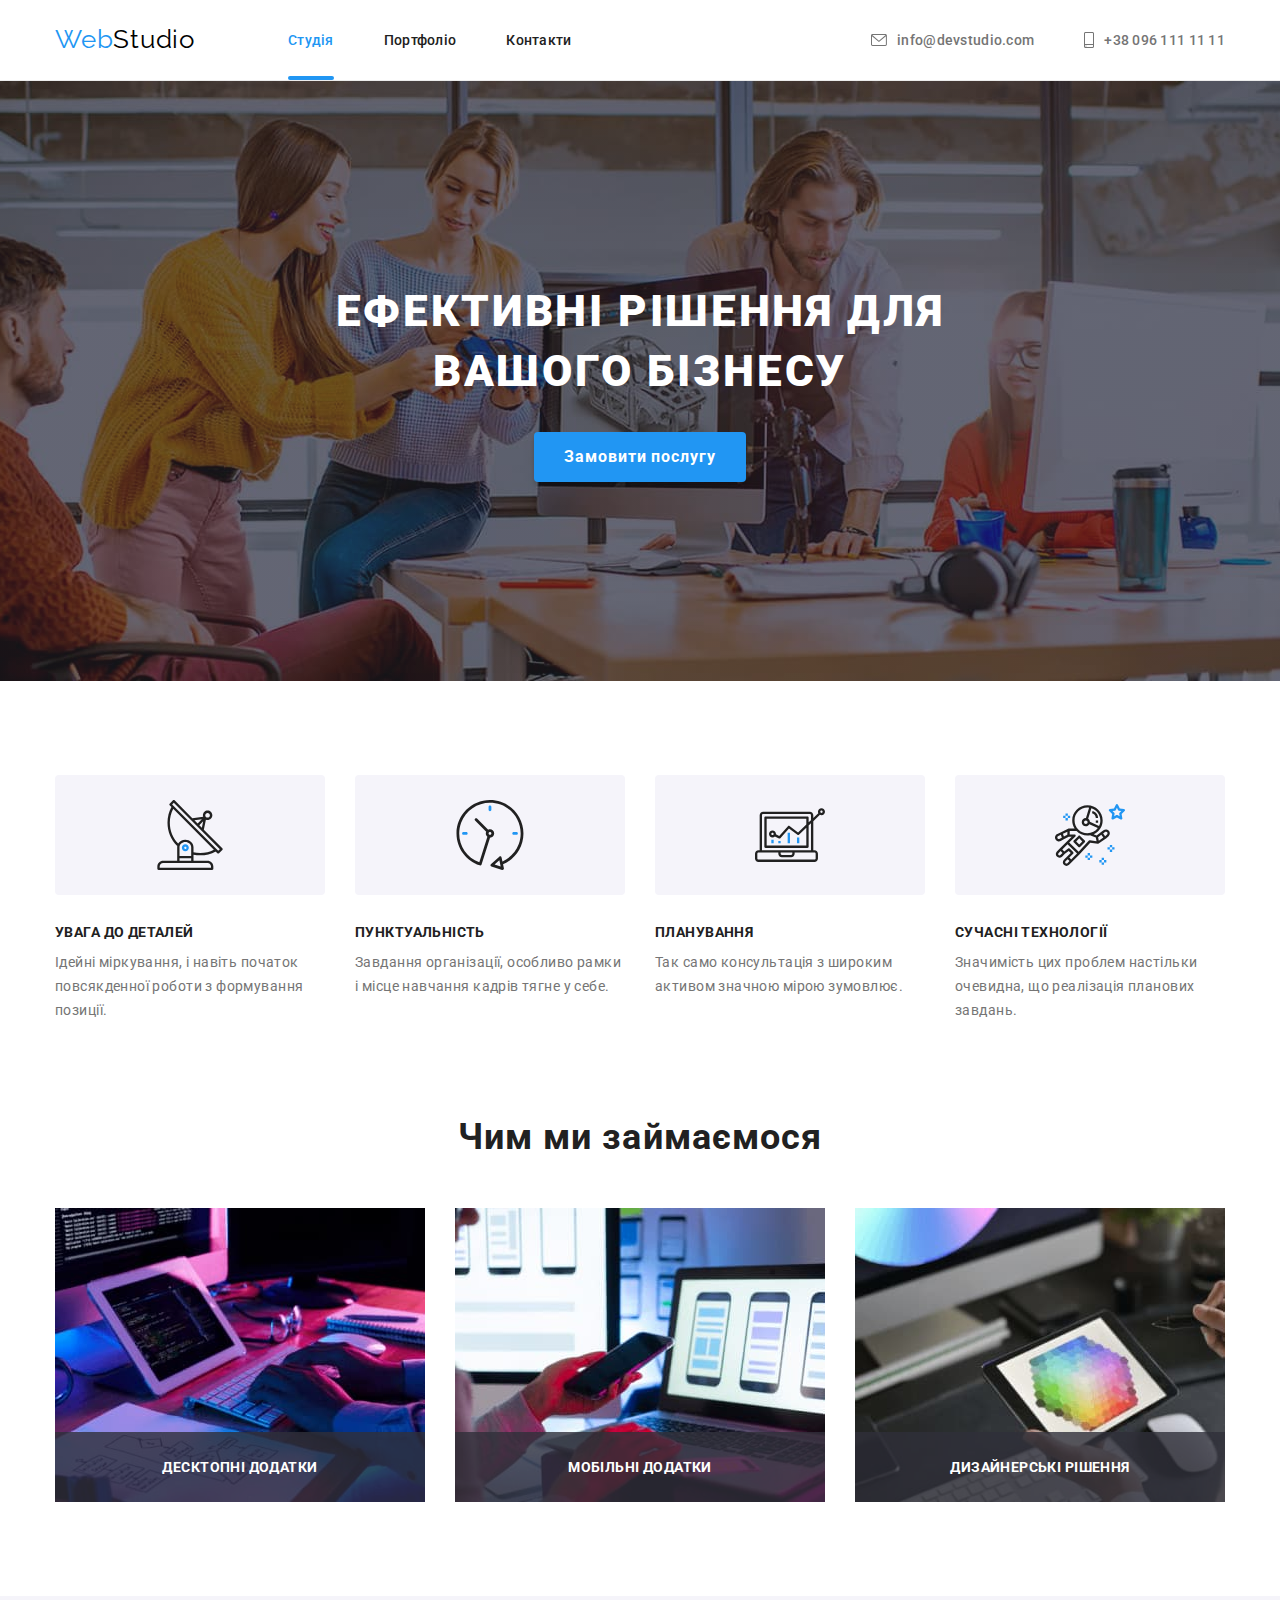
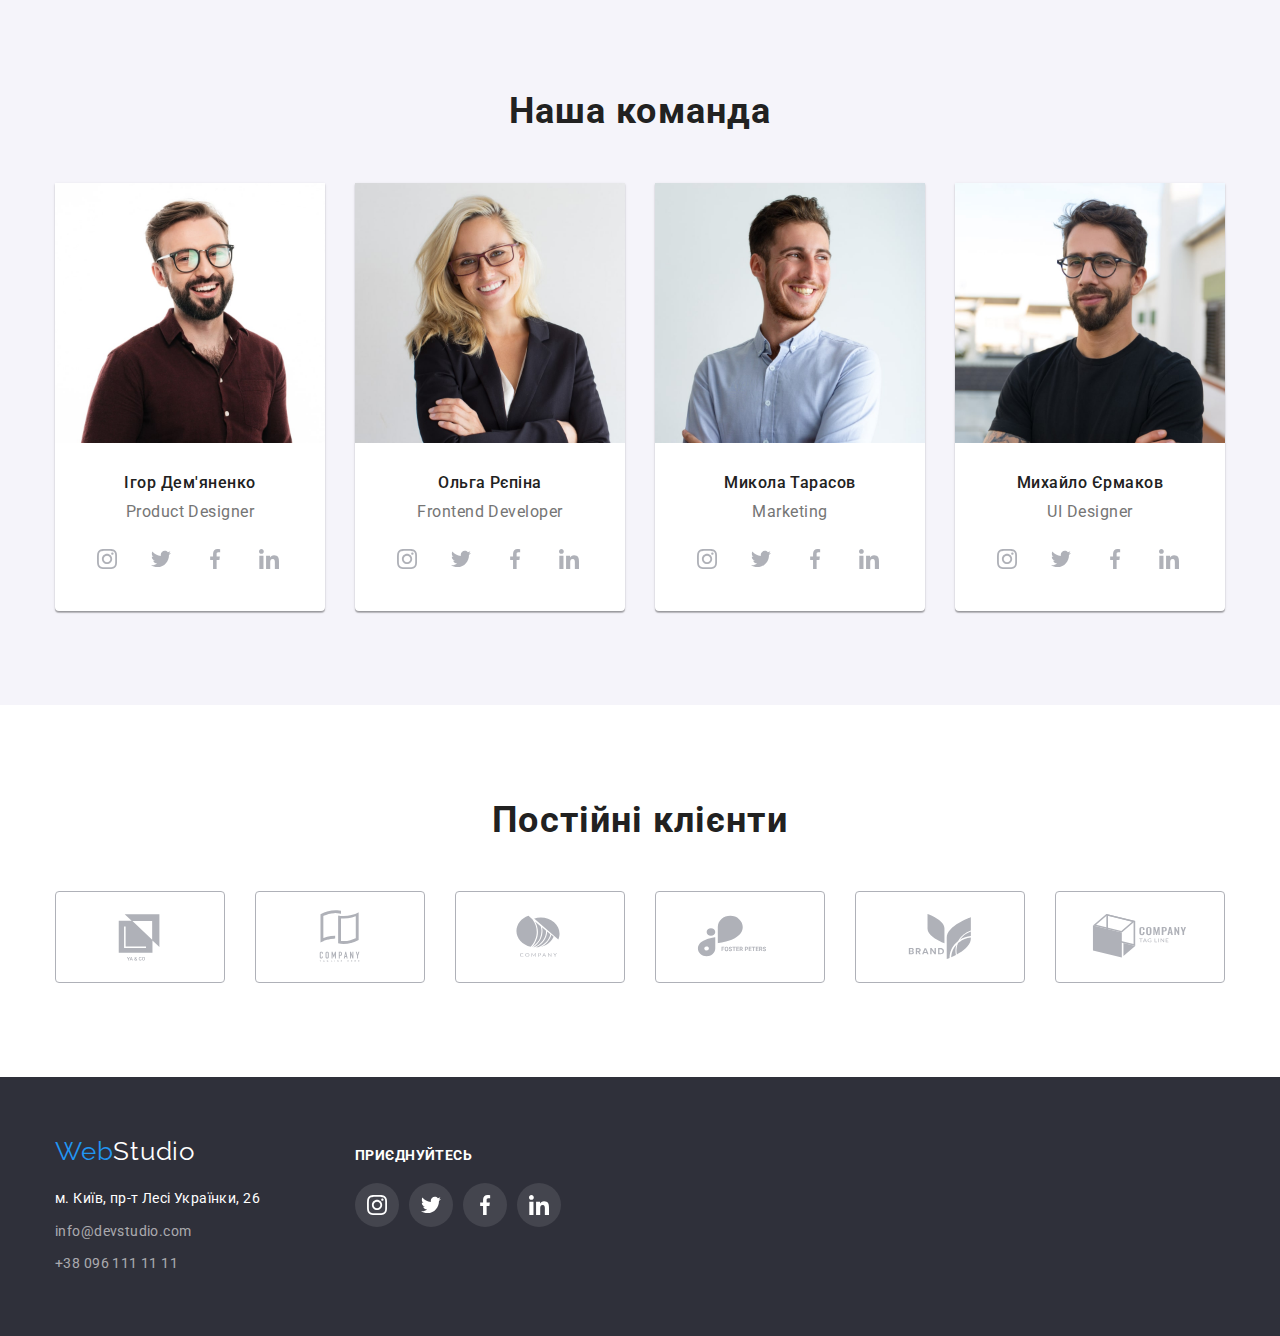
<file: index.html>
<!DOCTYPE html>
<html lang="uk">

<head>
    <meta charset="UTF-8">
    <meta name="viewport" content="width=device-width, initial-scale=1.0">
    <title>WebStudio</title>
    <link rel="stylesheet"
        href="https://cdnjs.cloudflare.com/ajax/libs/modern-normalize/2.0.0/modern-normalize.min.css">
    <link rel="stylesheet" href="./styles.css">
    <link
        href="https://fonts.googleapis.com/css2?family=Raleway:wght@700&family=Roboto:wght@400;500;700;900&display=swap"
        rel="stylesheet">
</head>

<body>

    <header class="border-box">

        <div class="container box-nav">
            <nav class="nav-menu">
                <a href="./index.html" class="logo"><span class="logo-item">Web</span>Studio</a>

                <ul class="list nopadding margine">
                    <li class="list-item"><a href="./index.html" class="link active link-item">Студія</a></li>
                    <li class="list-item"><a href="./portfolio.html" class="link link-item">Портфоліо</a></li>
                    <li class="list-item"><a href="" class="link link-item">Контакти</a></li>
                </ul>
            </nav>

            <ul class="list nav-menu nopadding">
                <li class="list-item">
                    <a href="mailto:info@devstudio.com" class="link address-link">
                        <svg class="mail">
                            <use href="./images/icons.svg#icon-envelope-hover"> </use>
                        </svg> info@devstudio.com</a>
                </li>
                <li class="list-item"><a href="tel:+380961111111" class="link address-link">
                        <svg class="phone">
                            <use href="./images/icons.svg#icon-smartphone"> </use>
                        </svg>+38 096 111 11 11</a>
                </li>
            </ul>
        </div>

    </header>


    <main>

        <section class="order">
            <div class="container">
                <h1 class="order-title">Ефективні рішення для вашого бізнесу</h1>
                <button class="order-button" data-modal-open>Замовити послугу</button>
            </div>
            <div class="overlay is-hidden" data-modal>
                <div class="modal"><button class="closebtn" data-modal-close>

                        <svg class="close">
                            <use href="./images/close-black.svg#close-black"> </use>
                        </svg>
                    </button></div>


            </div>
        </section>



        <section class="section">
            <div class="container">
                <ul class="future-list list nopadding">
                    <li class="future-item">
                        <div class="box-icons"><svg class="antenna">
                                <use href="./images/icons.svg#icon-antenna-1"> </use>
                            </svg></div>
                        <h3 class="future-title">Увага до деталей</h3>
                        <p class="future-text">Ідейні міркування, і навіть початок повсякденної роботи з формування
                            позиції.
                        </p>
                    </li>
                    <li class="future-item">
                        <div class="box-icons"><svg class="clock">
                                <use href="./images/icons.svg#icon-clock-1"> </use>
                            </svg></div>
                        <h3 class="future-title">Пунктуальність</h3>
                        <p class="future-text">Завдання організації, особливо рамки і місце навчання кадрів тягне у
                            себе.
                        </p>
                    </li>
                    <li class="future-item">
                        <div class="box-icons"><svg class="diagram">
                                <use href="./images/icons.svg#icon-diagram-1"> </use>
                            </svg></div>
                        <h3 class="future-title">Планування</h3>
                        <p class="future-text">Так само консультація з широким активом значною мірою зумовлює.</p>
                    </li>
                    <li class="future-item">
                        <div class="box-icons"><svg class="astronaut">
                                <use href="./images/icons.svg#icon-astronaut-1"> </use>
                            </svg></div>
                        <h3 class="future-title">Сучасні технології</h3>
                        <p class="future-text">Значимість цих проблем настільки очевидна, що реалізація планових
                            завдань.
                        </p>
                    </li>
                </ul>
            </div>
        </section>
        <section class=" box-future">
            <div class="container">
                <h2 class="work-title">Чим ми займаємося</h2>
                <ul class="work-list list nopadding">
                    <li class="work-item"><img src="./images/img1.jpg" alt="Написання структури" width="370">
                        <h3 class="work-text">Десктопні додатки</h3>
                    </li>
                    <li class="work-item"><img src="./images/img2.jpg" alt="Розробка макета" width="370">
                        <h3 class="work-text">Мобільні додатки</h3>
                    </li>
                    <li class="work-item"><img src="./images/img3.jpg" alt="Підбір кольорової гами" width="370">
                        <h3 class="work-text">Дизайнерські рішення</h3>
                    </li>
                </ul>
            </div>
        </section>

        <section class="section-team section">
            <div class="container">
                <h2 class="team-title">Наша команда</h2>
                <ul class="list nopadding">
                    <li class="team-list"> <img src="./images/Igor.jpg" alt="Ігор Дем'яненко" width="270">
                        <div class="text-box">
                            <h3 class="team-item">Ігор Дем'яненко</h3>
                            <p lang="en" class="team-text">Product Designer</p>
                            <ul class="list nopadding social-list">
                                <li class="social-item"><a class="social-icons" href="">
                                        <svg class="social-logo">
                                            <use href="./images/icons.svg#icon-instagram-2"> </use>
                                        </svg>
                                    </a></li>
                                <li class="social-item"><a class="social-icons" href="">
                                        <svg class="social-logo">
                                            <use href="./images/icons.svg#icon-twitter-1"> </use>
                                        </svg>
                                    </a></li>
                                <li class="social-item"><a class="social-icons" href=""><svg class="social-logo">
                                            <use href="./images/icons.svg#icon-facebook-1"> </use>
                                        </svg></a></li>
                                <li class="social-item"><a class="social-icons" href=""><svg class="social-logo">
                                            <use href="./images/icons.svg#icon-linkedin-1"> </use>
                                        </svg></a></li>
                            </ul>

                        </div>
                    </li>
                    <li class="team-list"><img src="./images/Olga.jpg" alt="Ольга Рєпіна" width="270">
                        <div class="text-box">
                            <h3 class="team-item">Ольга Рєпіна</h3>
                            <p lang="en" class="team-text">Frontend Developer</p>
                            <ul class="list nopadding social-list">
                                <li class="social-item"><a class="social-icons" href="">
                                        <svg class="social-logo">
                                            <use href="./images/icons.svg#icon-instagram-2"> </use>
                                        </svg>
                                    </a></li>
                                <li class="social-item"><a class="social-icons" href="">
                                        <svg class="social-logo">
                                            <use href="./images/icons.svg#icon-twitter-1"> </use>
                                        </svg>
                                    </a></li>
                                <li class="social-item"><a class="social-icons" href=""><svg class="social-logo">
                                            <use href="./images/icons.svg#icon-facebook-1"> </use>
                                        </svg></a></li>
                                <li class="social-item"><a class="social-icons" href=""><svg class="social-logo">
                                            <use href="./images/icons.svg#icon-linkedin-1"> </use>
                                        </svg></a></li>
                            </ul>

                        </div>
                    </li>
                    <li class="team-list"><img src="./images/Mykola.jpg" alt="Микола Тарасов" width="270">
                        <div class="text-box">
                            <h3 class="team-item">Микола Тарасов</h3>
                            <p lang="en" class="team-text">Marketing</p>
                            <ul class="list nopadding social-list">
                                <li class="social-item"><a class="social-icons" href="">
                                        <svg class="social-logo">
                                            <use href="./images/icons.svg#icon-instagram-2"> </use>
                                        </svg>
                                    </a></li>
                                <li class="social-item"><a class="social-icons" href="">
                                        <svg class="social-logo">
                                            <use href="./images/icons.svg#icon-twitter-1"> </use>
                                        </svg>
                                    </a></li>
                                <li class="social-item"><a class="social-icons" href=""><svg class="social-logo">
                                            <use href="./images/icons.svg#icon-facebook-1"> </use>
                                        </svg></a></li>
                                <li class="social-item"><a class="social-icons" href=""><svg class="social-logo">
                                            <use href="./images/icons.svg#icon-linkedin-1"> </use>
                                        </svg></a></li>
                            </ul>

                        </div>

                    </li>
                    <li class="team-list"><img src="./images/Mykhailo.jpg" alt="Михайло Єрмаков" width="270">
                        <div class="text-box">
                            <h3 class="team-item">Михайло Єрмаков</h3>
                            <p lang="en" class="team-text">UI Designer</p>
                            <ul class="list nopadding social-list">
                                <li class="social-item"><a class="social-icons" href="">
                                        <svg class="social-logo">
                                            <use href="./images/icons.svg#icon-instagram-2"> </use>
                                        </svg>
                                    </a></li>
                                <li class="social-item"><a class="social-icons" href="">
                                        <svg class="social-logo">
                                            <use href="./images/icons.svg#icon-twitter-1"> </use>
                                        </svg>
                                    </a></li>
                                <li class="social-item"><a class="social-icons" href=""><svg class="social-logo">
                                            <use href="./images/icons.svg#icon-facebook-1"> </use>
                                        </svg></a></li>
                                <li class="social-item"><a class="social-icons" href=""><svg class="social-logo">
                                            <use href="./images/icons.svg#icon-linkedin-1"> </use>
                                        </svg></a></li>
                            </ul>
                        </div>
                    </li>
                </ul>
            </div>

        </section>
        <section class="section">
            <div class="container">
                <h2 class="clients-title">Постійні клієнти</h2>
                <ul class="list nopadding">
                    <li class="clients-list"><a class="clients-icon" href=""><svg class="client-logo">
                                <use href="./images/icons.svg#icon-Logo1"> </use>
                            </svg></a></li>
                    <li class="clients-list"><a class="clients-icon" href=""><svg class="client-logo">
                                <use href="./images/icons.svg#icon-Logo2"> </use>
                            </svg></a></li>
                    <li class="clients-list"><a class="clients-icon" href=""><svg class="client-logo">
                                <use href="./images/icons.svg#icon-Logo3"> </use>
                            </svg></a></li>
                    <li class="clients-list"><a class="clients-icon" href=""><svg class="client-logo">
                                <use href="./images/icons.svg#icon-Logo4"> </use>
                            </svg></a></li>
                    <li class="clients-list"><a class="clients-icon" href=""><svg class="client-logo">
                                <use href="./images/icons.svg#icon-Logo5"> </use>
                            </svg></a></li>
                    <li class="clients-list"><a class="clients-icon" href=""><svg class="client-logo">
                                <use href="./images/icons.svg#icon-Logo6"> </use>
                            </svg></a></li>
                </ul>
            </div>
        </section>
    </main>
    <footer class="footer">
        <div class="container footer-box">
            <div class="address-footer nopadding"><a href="./index.html" class="logo-footer nopadding"><span
                        class="logo-item">Web</span>Studio</a>

                <address class="nopadding">
                    <p class="address-text">м. Київ, пр-т Лесі Українки, 26</p>
                    <ul class="footer-list nopadding">
                        <li class="footer-item"><a href="mailto:info@devstudio.com"
                                class="link address-item">info@devstudio.com</a></li>
                        <li class="footer-item"><a href="tel:+380961111111" class="link address-item">+38 096 111 11
                                11</a>
                        </li>
                    </ul>
                </address>
            </div>
            <div class="socialmedia-footer nopadding">
                <h3 class="socialmedia-title">Приєднуйтесь</h3>
                <ul class="list nopadding">
                    <li class="social-item"> <a class="footer-social" href="">
                            <svg class="footer-icon">
                                <use href="./images/icons.svg#icon-instagram-2"> </use>
                            </svg>
                        </a>
                    </li>
                    <li class="social-item"><a class="footer-social" href="">
                            <svg class="footer-icon">
                                <use href="./images/icons.svg#icon-twitter-1"> </use>
                            </svg>
                        </a></li>
                    <li class="social-item"><a class="footer-social" href=""><svg class="footer-icon">
                                <use href="./images/icons.svg#icon-facebook-1"> </use>
                            </svg></a></li>
                    <li class="social-item"><a class="footer-social" href=""><svg class="footer-icon">
                                <use href="./images/icons.svg#icon-linkedin-1"> </use>
                            </svg></a></li>
                </ul>
            </div>
        </div>

    </footer>
    <script src="./js/modal.js"> </script>
</body>

</html>
</file>
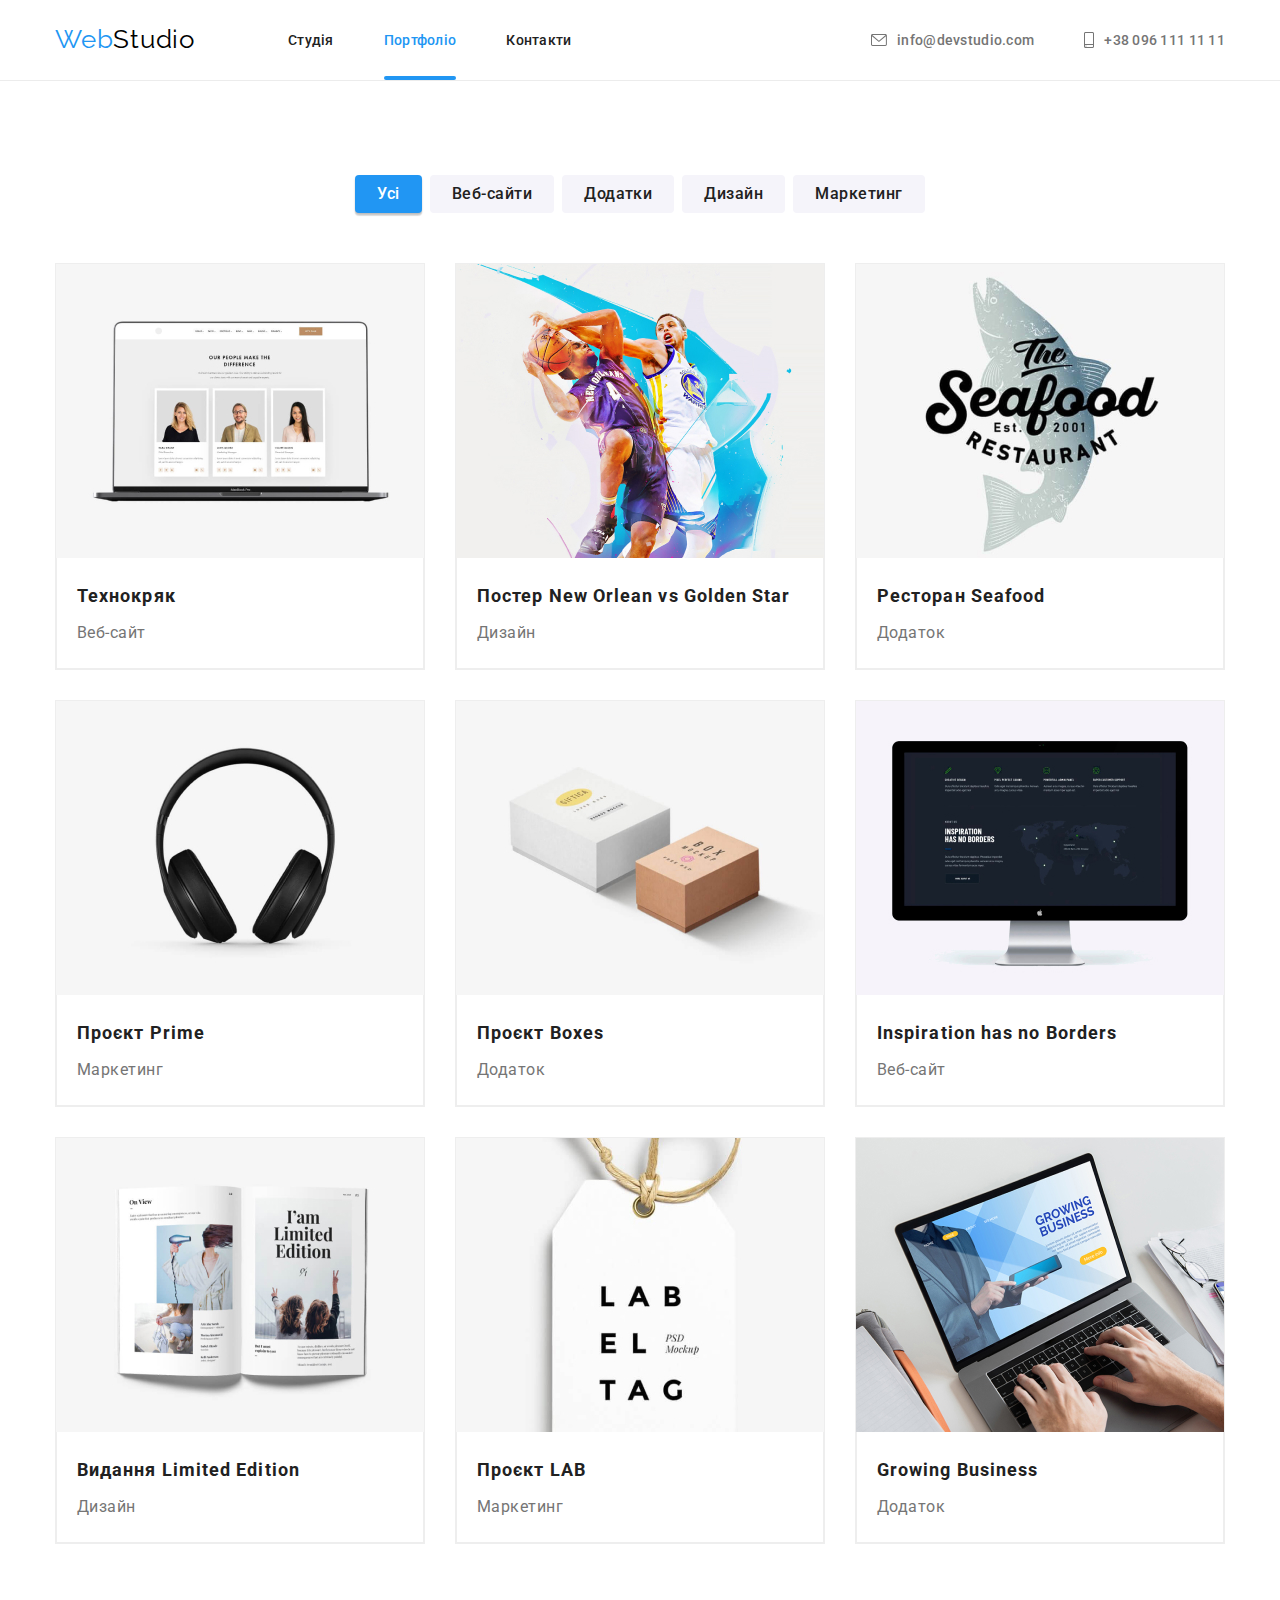
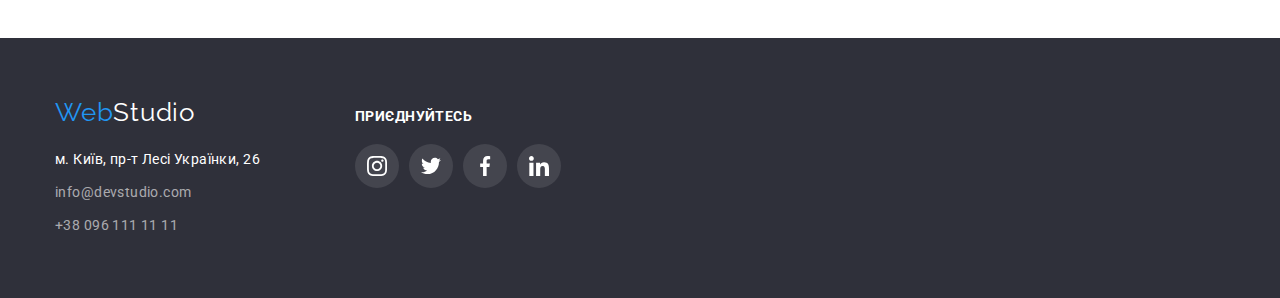
<file: portfolio.html>
<!DOCTYPE html>
<html lang="uk">

<head>
    <meta charset="UTF-8">
    <meta name="viewport" content="width=device-width, initial-scale=1.0">
    <title>Portfolio</title>
    <link rel="stylesheet"
        href="https://cdnjs.cloudflare.com/ajax/libs/modern-normalize/2.0.0/modern-normalize.min.css">
    <link rel="stylesheet" href="./styles.css">
    <link
        href="https://fonts.googleapis.com/css2?family=Raleway:wght@700&family=Roboto:wght@400;500;700;900&display=swap"
        rel="stylesheet">
</head>

<body>
    <header class="border-box">
        <div class="container box-nav">
            <nav class="nav-menu">
                <a href="./index.html" class="logo"><span class="logo-item">Web</span>Studio</a>

                <ul class="list nopadding margine">
                    <li class="list-item"><a href="./index.html" class="link link-item">Студія</a></li>
                    <li class="list-item"><a href="./portfolio.html" class="link active link-item">Портфоліо</a></li>
                    <li class="list-item"><a href="" class="link link-item">Контакти</a></li>
                </ul>
            </nav>

            <ul class="list nav-menu nopadding">
                <li class="list-item">
                    <a href="mailto:info@devstudio.com" class="link address-link">
                        <svg class="mail">
                            <use href="./images/icons.svg#icon-envelope-hover"> </use>
                        </svg> info@devstudio.com</a>
                </li>
                <li class="list-item"><a href="tel:+380961111111" class="link address-link">
                        <svg class="phone">
                            <use href="./images/icons.svg#icon-smartphone"> </use>
                        </svg>+38 096 111 11 11</a>
                </li>
            </ul>
        </div>
    </header>
    <main>
        <section class="section">
            <div class="container">
                <ul class="list button-list">
                    <li class="button-item"> <button class="button-main current">Усі</button></li>
                    <li class="button-item"> <button class="button-main">Веб-сайти</button></li>
                    <li class="button-item"> <button class="button-main">Додатки</button></li>
                    <li class="button-item"> <button class="button-main">Дизайн</button></li>
                    <li class="button-item"> <button class="button-main">Маркетинг</button></li>
                </ul>
                <ul class="list nopadding card-set">
                    <li class="card-portfolio"> <a href="" class="card-link">
                            <div class="desc-text"><img src="./images/img01.jpg" alt="Веб-сайт Технокряк" width="370">
                                <p class="text">Ресурс пропонує комплексні пропозиції з різним рівнем функціоналу та
                                    сервісів. Все це
                                    дозволить відвідувачу отримати
                                    вичерпні відомості про компанію чи приватну особу.</p>
                            </div>
                            <div class="card-content">
                                <h3 class="card-title">Технокряк</h3>
                                <p class="card-sub">Веб-сайт</p>
                            </div>

                        </a>

                    </li>
                    <li class="card-portfolio"> <a href="" class="card-link">
                            <div class="desc-text"><img src="./images/img02.jpg" alt="Дизайн постера" width="370">

                                <p class="text">Ресурс пропонує комплексні пропозиції з різним рівнем функціоналу та
                                    сервісів. Все це
                                    дозволить відвідувачу отримати
                                    вичерпні відомості про компанію чи приватну особу.</p>
                            </div>


                            <div class="card-content">
                                <h3 class="card-title">Постер New Orlean vs Golden Star</h3>
                                <p class="card-sub">Дизайн</p>
                            </div>


                        </a>

                    </li>
                    <li class="card-portfolio"> <a href="" class="card-link">
                            <div class="desc-text"><img src="./images/img03.jpg" alt="Додаток ресторану" width="370">
                                <p class="text">Ресурс пропонує комплексні пропозиції з різним рівнем функціоналу та
                                    сервісів. Все це
                                    дозволить відвідувачу отримати
                                    вичерпні відомості про компанію чи приватну особу.</p>
                            </div>
                            <div class="card-content">
                                <h3 class="card-title">Ресторан Seafood</h3>
                                <p class="card-sub">Додаток</p>
                            </div>

                        </a>

                    </li>
                    <li class="card-portfolio"><a href="" class="card-link">
                            <div class="desc-text"><img src="./images/img04.jpg" alt="Маркетинг проєкту" width="370">
                                <p class="text">Ресурс пропонує комплексні пропозиції з різним рівнем функціоналу та
                                    сервісів. Все це
                                    дозволить відвідувачу отримати
                                    вичерпні відомості про компанію чи приватну особу.</p>
                            </div>
                            <div class="card-content">
                                <h3 class="card-title">Проєкт Prime</h3>
                                <p class="card-sub">Маркетинг</p>
                            </div>

                        </a>

                    </li>
                    <li class="card-portfolio"> <a href="" class="card-link">
                            <div class="desc-text"><img src="./images/img05.jpg" alt="Додаток проєкту Boxes"
                                    width="370">
                                <p class="text">Ресурс пропонує комплексні пропозиції з різним рівнем функціоналу та
                                    сервісів. Все це
                                    дозволить відвідувачу отримати
                                    вичерпні відомості про компанію чи приватну особу.</p>
                            </div>
                            <div class="card-content">
                                <h3 class="card-title">Проєкт Boxes</h3>
                                <p class="card-sub">Додаток</p>
                            </div>

                        </a>

                    </li>
                    <li class="card-portfolio"><a href="" class="card-link">
                            <div class="desc-text"><img class="img" src="./images/img06.jpg"
                                    alt="Веб-сайт Inspiration has no Borders" width="370">

                                <p class="text">Ресурс пропонує комплексні пропозиції з різним рівнем функціоналу та
                                    сервісів. Все це
                                    дозволить відвідувачу отримати
                                    вичерпні відомості про компанію чи приватну особу.</p>
                            </div>
                            <div class="card-content">
                                <h3 class="card-title">Inspiration has no Borders</h3>
                                <p class="card-sub">Веб-сайт</p>
                            </div>

                        </a>
                    </li>
                    <li class="card-portfolio"> <a href="" class="card-link">
                            <div class="desc-text"><img class="img" src="./images/img07.jpg" alt="Дизайн видання"
                                    width="370">
                                <p class="text">Ресурс пропонує комплексні пропозиції з різним рівнем функціоналу та
                                    сервісів. Все це
                                    дозволить відвідувачу отримати
                                    вичерпні відомості про компанію чи приватну особу.</p>
                            </div>
                            <div class="card-content">
                                <h3 class="card-title">Видання Limited Edition</h3>
                                <p class="card-sub">Дизайн</p>
                            </div>

                        </a>
                    </li>
                    <li class="card-portfolio"><a href="" class="card-link">
                            <div class="desc-text"><img class="img" src="./images/img08.jpg" alt="Маркетинг Проєкту LAB"
                                    width="370">
                                <p class="text">Ресурс пропонує комплексні пропозиції з різним рівнем функціоналу та
                                    сервісів. Все це
                                    дозволить відвідувачу отримати
                                    вичерпні відомості про компанію чи приватну особу.</p>
                            </div>
                            <div class="card-content">
                                <h3 class="card-title">Проєкт LAB</h3>
                                <p class="card-sub">Маркетинг</p>
                            </div>

                        </a>
                    </li>
                    <li class="card-portfolio"><a href="" class="card-link">
                            <div class="desc-text"><img class="img" src="./images/img09.jpg"
                                    alt="Додаток Growing Business" width="370">
                                <p class="text">Ресурс пропонує комплексні пропозиції з різним рівнем функціоналу та
                                    сервісів. Все це
                                    дозволить відвідувачу отримати
                                    вичерпні відомості про компанію чи приватну особу.</p>
                            </div>
                            <div class="card-content">
                                <h3 class="card-title">Growing Business</h3>
                                <p class="card-sub">Додаток</p>
                            </div>

                        </a>
                    </li>
                </ul>
            </div>
        </section>
    </main>

    <footer class="footer">
        <div class="container footer-box">
            <div class="address-footer nopadding"><a href="./index.html" class="logo-footer nopadding"><span
                        class="logo-item">Web</span>Studio</a>

                <address class="nopadding">
                    <p class="address-text">м. Київ, пр-т Лесі Українки, 26</p>
                    <ul class="footer-list nopadding">
                        <li class="footer-item"><a href="mailto:info@devstudio.com"
                                class="link address-item">info@devstudio.com</a></li>
                        <li class="footer-item"><a href="tel:+380961111111" class="link address-item">+38 096 111 11
                                11</a>
                        </li>
                    </ul>
                </address>
            </div>
            <div class="socialmedia-footer nopadding">
                <h3 class="socialmedia-title">Приєднуйтесь</h3>
                <ul class="list nopadding">
                    <li class="social-item"> <a class="footer-social" href="">
                            <svg class="footer-icon">
                                <use href="./images/icons.svg#icon-instagram-2"> </use>
                            </svg>
                        </a>
                    </li>
                    <li class="social-item"><a class="footer-social" href="">
                            <svg class="footer-icon">
                                <use href="./images/icons.svg#icon-twitter-1"> </use>
                            </svg>
                        </a></li>
                    <li class="social-item"><a class="footer-social" href=""><svg class="footer-icon">
                                <use href="./images/icons.svg#icon-facebook-1"> </use>
                            </svg></a></li>
                    <li class="social-item"><a class="footer-social" href=""><svg class="footer-icon">
                                <use href="./images/icons.svg#icon-linkedin-1"> </use>
                            </svg></a></li>
                </ul>
            </div>
        </div>

    </footer>
</body>

</html>
</file>
<file: styles.css>
:root {
    --text-color: #757575;
    --title-color: #212121;
    --background-color: #2F303A;
    --accent-color: #2196F3;
    --accent-text-color: #FFFFFF;
}

html {
    box-sizing: border-box;
}

*,
*::before,
*::after {
    box-sizing: inherit;
}

h1,
h2,
h3,
h4,
p {
    margin-top: 0;
    margin-bottom: 0;
}

body {
    font-family: 'Roboto', sans-serif;
    color: var(--title-color);
    background-color: var(--accent-text-color);
}

.container {
    width: 1200px;
    margin: 0px auto;
    padding: 0px 15px;
}

.section {
    padding-top: 94px;
    padding-bottom: 94px;
}

.nopadding {
    padding: 0px;
}

img {
    display: block;
}

/* Заголовки */
.work-title,
.team-title,
.clients-title {
    font-size: 36px;
    line-height: 1.17;
    letter-spacing: 0.03em;
    text-align: center;
    font-style: normal;
    font-weight: 700;
    color: var(--title-color);
    margin-bottom: 50px;
}

.future-title {
    font-size: 14px;
    line-height: 1.14;
    letter-spacing: 0.03em;
    text-transform: uppercase;
    margin-bottom: 10px;
}

.socialmedia-title {
    display: block;
    color: var(--accent-text-color);
    font-family: Roboto;
    font-size: 14px;
    font-style: normal;
    font-weight: 700;
    line-height: normal;
    letter-spacing: 0.42px;
    text-transform: uppercase;
    margin-bottom: 20px;
    width: 230px;
}

.work-text {
    position: absolute;
    bottom: 0;
    width: 100%;
    padding-top: 27px;
    padding-bottom: 27px;

    color: var(--accent-text-color);
    text-align: center;
    font-family: Roboto;
    font-size: 14px;
    font-style: normal;
    font-weight: 700;
    line-height: normal;
    letter-spacing: 0.42px;
    text-transform: uppercase;
    background-color: rgba(47, 48, 58, 0.80);
}


/* Списки */
.work-list .work-item+.work-item {
    margin-left: 30px;
}

.work-list {
    justify-content: center;
}

.team-item {
    color: var(--title-color);
    font-size: 16px;
    font-style: normal;
    font-weight: 500;
    line-height: normal;
    letter-spacing: 0.48px;
    margin-bottom: 10px;
}


.team-list {
    border-radius: 0px 0px 4px 4px;
    background: #FFF;
    box-shadow: 0px 2px 1px 0px rgba(0, 0, 0, 0.20), 0px 1px 1px 0px rgba(0, 0, 0, 0.14), 0px 1px 3px 0px rgba(0, 0, 0, 0.12);
}

.list .team-list+.team-list {
    margin-left: 30px;
}

.future-list .future-item+.future-item {
    margin-left: 30px;
}

.future-item {
    width: 270px;
}

.list {
    display: flex;
    list-style: none;
    margin-top: 0px;
    margin-bottom: 0px;
}

.work-item {
    position: relative;
}

.list-item {
    position: relative;
}


/* Абзац */
.future-text {

    font-size: 14px;
    line-height: 1.7;
    letter-spacing: 0.03em;
    color: var(--text-color);
    font-style: normal;
    font-weight: 400;

}

.team-text {
    color: var(--text-color);
    font-family: Roboto;
    font-size: 16px;
    line-height: normal;
    letter-spacing: 0.48px;
}




/* Герой */

.order {
    max-width: 1600px;
    height: 600px;
    margin-left: auto;
    margin-right: auto;
    background-image: linear-gradient(to right, rgba(47, 48, 58, 0.40), rgba(47, 48, 58, 0.40)), url("./images/ImgBG1.jpg");
    background-position: center;
    background-size: cover;
    background-repeat: no-repeat;
    background-color: var(--background-color);
    text-align: center;
    padding-top: 200px;
    padding-bottom: 200px;
}

.order-title {
    display: block;
    width: 700px;
    font-size: 44px;
    line-height: 1.37;
    letter-spacing: 0.06em;
    color: var(--accent-text-color);
    text-transform: uppercase;
    font-weight: 900;
    margin-left: auto;
    margin-right: auto;

}

.order-button {
    border-radius: 4px;
    color: var(--accent-text-color);
    box-shadow: 0px 4px 4px 0px rgba(0, 0, 0, 0.15);
    font-size: 16px;
    font-style: normal;
    font-weight: 700;
    line-height: 1.88;
    letter-spacing: 0.96px;
    background-color: var(--accent-color);
    padding: 10px 30px;
    margin-top: 30px;
    border-style: none;
    cursor: pointer;
}

/* Логотип */
.logo {
    display: block;
    padding: 0;
    font-family: Raleway;
    font-size: 26px;
    letter-spacing: 0.78px;
    text-decoration: none;
    color: #000;
    padding-top: 25px;
    padding-bottom: 25px;

}

.logo-footer {
    display: block;
    align-items: baseline;
    margin-bottom: 20px;
    font-family: Raleway;
    font-size: 26px;
    letter-spacing: 0.78px;
    text-decoration: none;
    color: var(--accent-text-color);
}

.logo-item {
    color: var(--accent-color);
}

/* Ссылки */
.link {
    color: var(--title-color);
    font-size: 14px;
    font-style: normal;
    font-weight: 500;
    line-height: normal;
    letter-spacing: 0.28px;
    text-decoration: none;

    transition-property: color;
    transition-duration: 250ms;
    transition-timing-function: cubic-bezier(0.4, 0, 0.2, 1);
}

.address-link {
    display: inline-flex;
    align-items: center;
    color: var(--text-color);
    font-size: 14px;
    font-weight: 500;
    line-height: normal;
    letter-spacing: 0.28px;
    text-decoration: none;
    padding-top: 32px;
    padding-bottom: 32px;

}

.link:hover,
.link:focus {
    color: var(--accent-color);
}

.link-item {
    display: block;
    padding: 32px 0px;
}

/* Футер */
.footer {
    background-color: var(--background-color);
    padding: 60px 0px;

    /* justify-items: baseline; */
}

.footer-box {
    display: flex;
    align-items: baseline;
    justify-items: flex-start;
}

.footer-item {
    display: block;
}

.footer-list .footer-item+.footer-item {
    margin-top: 9px;
}


.footer-list {
    list-style: none;
    display: block;
    margin: 9px 0px 0px 0px;
}

.address-text {
    display: block;
    color: var(--accent-text-color);
    font-size: 14px;
    line-height: 1.71;
    letter-spacing: 0.42px;
    font-style: normal;
}

.address-item {
    color: rgba(255, 255, 255, 0.60);
    font-size: 14px;
    line-height: 1.71;
    letter-spacing: 0.42px;
    font-style: normal;
    font-weight: 400;
    text-decoration: none;

}

/* Портфоліо */
.active::after {
    position: absolute;
    bottom: 0;
    display: block;
    width: 100%;
    height: 4px;
    content: '';
    background-color: var(--accent-color);
    border-radius: 2px;
}

.active {
    color: var(--accent-color);
}

.button-list {
    display: flex;
    justify-content: center;
    margin-bottom: 50px;
    padding: 0px;

}

.button-list .button-item+.button-item {
    margin-left: 8px;
}

.button-main {
    padding: 6px 22px;
    border-style: none;
    font-size: 16px;
    font-weight: 500;
    line-height: 1.63;
    letter-spacing: 0.48px;
    color: var(--title-color);
    border-radius: 4px;
    background: #F5F4FA;
    font-style: normal;

    transition: color 250ms cubic-bezier(0.4, 0, 0.2, 1), background-color 250ms cubic-bezier(0.4, 0, 0.2, 1), box-shadow 250ms cubic-bezier(0.4, 0, 0.2, 1);

}

.button-main:hover,
.button-main:focus {
    background-color: var(--accent-color);
    color: var(--accent-text-color);
    box-shadow: 0px 2px 2px 0px rgba(0, 0, 0, 0.12), 0px 1px 2px 0px rgba(0, 0, 0, 0.08), 0px 3px 1px 0px rgba(0, 0, 0, 0.10);
}

.current {
    background-color: var(--accent-color);
    color: var(--accent-text-color);
    box-shadow: 0px 2px 2px 0px rgba(0, 0, 0, 0.12), 0px 1px 2px 0px rgba(0, 0, 0, 0.08), 0px 3px 1px 0px rgba(0, 0, 0, 0.10);
}

.card-set {
    width: 1200px;

    display: flex;
    flex-wrap: wrap;
    flex-basis: calc(100% / 3 -30px);
    align-items: center;
    margin-top: -30px;
    margin-left: -30px;
}


.card-portfolio {

    width: 370px;
    flex-shrink: 0;
    margin-top: 30px;
    margin-left: 30px;
}

.card-link {
    display: flex;
    flex-wrap: wrap;
    width: 370px;
    text-decoration: none;
    border: 1px solid #EEE;
    background-color: var(--accent-text-color);
    transition: box-shadow 250ms cubic-bezier(0.4, 0, 0.2, 1);
}

.card-link:hover,
.card-link:focus {

    box-shadow: 1px 4px 6px 0px rgba(0, 0, 0, 0.16), 0px 4px 4px 0px rgba(0, 0, 0, 0.06), 0px 1px 1px 0px rgba(0, 0, 0, 0.12);

}

.desc-text {
    position: relative;
    overflow: hidden;
}

.desc-text::before {
    content: '';
    position: absolute;
    width: 100%;
    height: 100%;
    opacity: 0;
    background-color: rgba(33, 150, 243, 0.90);
    transform: translateY(100%);
    transition: transform 250ms cubic-bezier(0.4, 0, 0.2, 1), opacity 250ms cubic-bezier(0.4, 0, 0.2, 1);

}


.card-link:hover .desc-text::before,
.card-link:focus .desc-text::before {
    opacity: 1;
    transform: translateY(0);
}



.text {
    position: absolute;
    left: 24px;
    top: 63px;
    width: 322px;
    opacity: 0;
    transform: translateY(100%);
    transition: transform 250ms cubic-bezier(0.4, 0, 0.2, 1), opacity 250ms cubic-bezier(0.4, 0, 0.2, 1);

    color: var(--accent-text-color);
    font-size: 18px;
    font-style: normal;
    font-weight: 400;
    line-height: 1.55;
    letter-spacing: 0.54px;
}

.card-link:hover .text,
.card-link:focus .text {
    opacity: 1;
    transform: translateY(0);
}

.card-content {

    width: 370px;
    padding: 20px 20px;
    border: 1px solid #EEE;
    border-top: none;
    background-color: var(--accent-text-color);
}

/* .card-set .card-portfolio+.card-portfolio {
    margin-bottom: 30px;
    margin-left: 30px;
} */

.card-title {
    color: var(--title-color);
    font-size: 18px;
    font-style: normal;
    font-weight: 700;
    line-height: 2;
    letter-spacing: 1.08px;
    text-decoration: none;
    margin-bottom: 4px;
}


.card-sub {
    font-size: 16px;
    font-style: normal;
    font-weight: 400;
    line-height: 1.88;
    letter-spacing: 0.48px;
    color: var(--text-color);
}

.section-team {
    background-color: #F5F4FA;
    text-align: center;
    display: flex
}

/* Контейнеры */

.box-nav {
    display: flex;
    justify-content: space-between;
}

.border-box {
    border-bottom: 1px solid #ECECEC;
}

.nav-menu {
    display: flex;
    align-items: center;
    /* color: var(--text-color); */
    /* color: #757575; */
}


.box-future {
    padding-bottom: 94px;
}

.text-box {
    padding: 30px 30px;
}

/* fill="#2196f3" style="fill: var(--color1, #2196f3)" */
.box-nav .list-item+.list-item {
    margin-left: 50px;
}

.margine {
    margin-left: 93px;
}

.socialmedia-footer {
    margin: 0px 0px 0px 70px;
}


.address-footer {
    display: inline-block;
    width: 230px;
    margin: 0px 0px;
}

/* Изображения */
.address-link .mail {
    width: 16px;
    height: 12px;
    margin-right: 10px;
    background-size: contain;
    background-position: center;
    fill: currentColor;
}

.address-link .phone {
    width: 10px;
    height: 16px;
    margin-right: 10px;
    background-size: contain;
    fill: currentColor;
}

.box-icons {
    display: flex;
    width: 270px;
    height: 120px;
    justify-content: center;
    background-color: #F5F4FA;
    border-radius: 4px;
    margin-bottom: 30px;
}

.antenna,
.clock,
.diagram,
.astronaut {
    display: block;
    align-self: center;
    width: 70px;
    height: 70px;

}

.social-list {
    margin: 16px 0px 0px 0px;
}

.social-item+.social-item {
    margin-left: 10px;
}

.social-icons {
    display: inline-flex;
    justify-content: center;
    width: 44px;
    height: 44px;
    border-radius: 50%;
    fill: #AFB1B8;

    transition: fill 250ms cubic-bezier(0.4, 0, 0.2, 1), background-color 250ms cubic-bezier(0.4, 0, 0.2, 1);

}

.social-icons:hover,
.social-icons:focus {
    background-color: var(--accent-color);
    fill: var(--accent-text-color);
}

.social-logo {
    display: inline-flex;
    align-self: center;
    background-size: contain;
    width: 20px;
    height: 20px;
}




.clients-icon {
    display: inline-flex;
    justify-content: center;
    width: 170px;
    height: 92px;
    border-radius: 4px;
    border: 1px solid #AFB1B8;
    fill: #AFB1B8;

    transition: border 250ms cubic-bezier(0.4, 0, 0.2, 1), fill 250ms cubic-bezier(0.4, 0, 0.2, 1);

}

.clients-list+.clients-list {
    margin-left: 30px;
}

.client-logo {
    display: inline-flex;
    align-self: center;
    width: 106px;
    height: 60px;
}

.clients-icon:hover,
.clients-icon:focus {
    border: 1px solid var(--accent-color);
    fill: var(--accent-color);
}


.footer-social {
    display: flex;
    align-items: center;
    justify-content: center;
    width: 44px;
    height: 44px;
    border-radius: 50%;
    background-color: rgba(255, 255, 255, 0.10);

    transition: background-color 250ms cubic-bezier(0.4, 0, 0.2, 1);

}

.footer-icon {
    display: flex;
    justify-self: center;
    align-self: center;
    width: 20px;
    height: 20px;
    fill: var(--accent-text-color);
}

.footer-social:hover,
.footer-social:focus {
    background-color: var(--accent-color);
}

.social-item+.social-item {
    margin-left: 10px;
}

/* modal */
.overlay {
    position: fixed;
    top: 0;
    left: 0;
    width: 100%;
    height: 100%;
    z-index: 1;
    opacity: 1;
    visibility: visible;
    background-color: rgba(0, 0, 0, 0.20);
    transition: opacity 250ms cubic-bezier(0.4, 0, 0.2, 1), visibility 250ms cubic-bezier(0.4, 0, 0.2, 1);

}

.overlay.is-hidden {
    opacity: 0;
    pointer-events: none;
    visibility: hidden;

}

.overlay.is-hidden .modal {
    transform: translate(-50%, -50%) scale(0.8);
}

.modal {
    position: absolute;
    width: 530px;
    height: 580px;
    left: 50%;
    top: 50%;
    transform: translate(-50%, -50%) scale(1);

    background-color: var(--accent-text-color);
    border-radius: 4px;
    box-shadow: 0px 2px 1px 0px rgba(0, 0, 0, 0.20), 0px 1px 1px 0px rgba(0, 0, 0, 0.14), 0px 1px 3px 0px rgba(0, 0, 0, 0.12);
    transition: transform 250ms cubic-bezier(0.4, 0, 0.2, 1);
}

.closebtn {
    position: absolute;
    width: 30px;
    height: 30px;
    right: 8px;
    top: 8px;
    display: flex;
    justify-content: center;
    align-content: center;
    padding: 0px 0px;

    /* stroke-width: 1px;
    stroke: rgba(0, 0, 0, 0.10); */
    border: 1px solid rgba(0, 0, 0, 0.10);
    border-radius: 50%;
    background-color: transparent;

    cursor: pointer;
}

.close {
    display: flex;
    justify-self: center;
    align-self: center;
    width: 18px;
    height: 18px;
    background-size: contain;
    fill: black;
}
</file>
